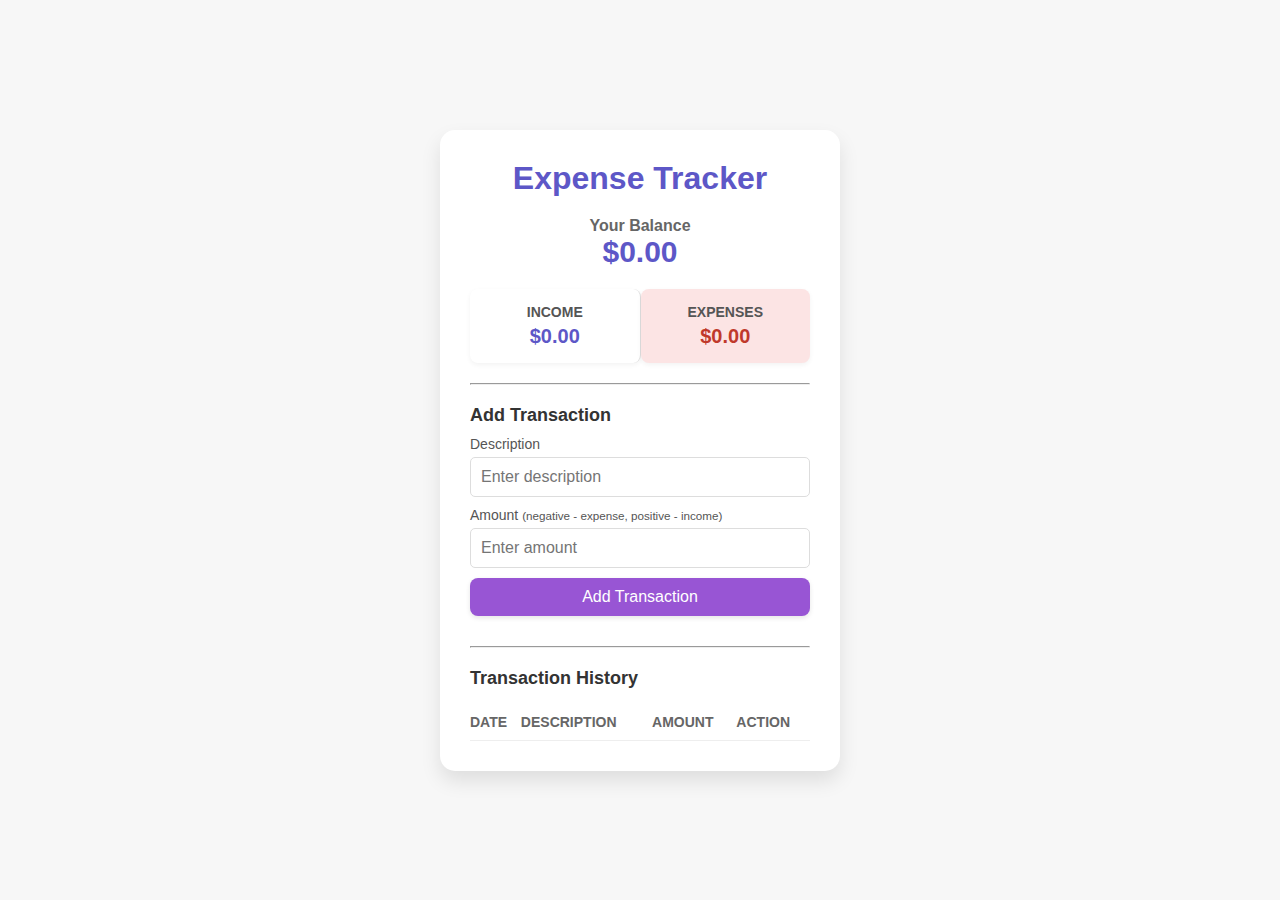
<file: AI ka Expense Tracker/index.html>
<!DOCTYPE html>
<html lang="en">
<head>
    <meta charset="UTF-8">
    <meta name="viewport" content="width=device-width, initial-scale=1.0">
    <title>Expense Tracker Dashboard</title>
    <link rel="stylesheet" href="dashboard.css">
</head>
<body>
    <div class="container">
        <div class="card">
            <h1 class="app-title">Expense Tracker</h1>
            
            <h3 class="balance-title">Your Balance</h3>
            <p id="balance" class="balance-amount">$350.00</p>
            
            <div class="inc-exp-container">
                <div class="inc-card">
                    <h4>Income</h4>
                    <p id="income">$1000.00</p>
                </div>
                <div class="exp-card">
                    <h4>Expenses</h4>
                    <p id="expenses">$650.00</p>
                </div>
            </div>

            <hr>

            <h3 class="section-title">Add Transaction</h3>
            <form id="form">
                <div class="form-control">
                    <label for="description">Description</label>
                    <input type="text" id="description" placeholder="Enter description" />
                </div>
                <div class="form-control">
                    <label for="amount">Amount <small>(negative - expense, positive - income)</small></label>
                    <input type="number" id="amount" placeholder="Enter amount" />
                </div>
                <button type="submit" id="add-transaction-btn" class="btn">Add Transaction</button>
            </form>

            <hr>

            <h3 class="section-title">Transaction History</h3>
            <div class="transaction-table-container">
                <table id="history-table">
                    <thead>
                        <tr>
                            <th>Date</th>
                            <th>Description</th>
                            <th>Amount</th>
                            <th>Action</th>
                        </tr>
                    </thead>
                    <tbody id="transaction-list">
                        <tr class="income">
                            <td>2025-01-17</td>
                            <td>Salary</td>
                            <td>$1000.00</td>
                            <td><button class="delete-btn">X</button></td>
                        </tr>
                        <tr class="expense">
                            <td>2025-01-17</td>
                            <td>Grocery</td>
                            <td>$ -150.00</td>
                            <td><button class="delete-btn">X</button></td>
                        </tr>
                        <tr class="expense">
                            <td>2025-01-17</td>
                            <td>Rent</td>
                            <td>$ -500.00</td>
                            <td><button class="delete-btn">X</button></td>
                        </tr>
                    </tbody>
                </table>
            </div>

        </div>
    </div>
    <script src="dashboard.js"></script>
</body>
</html>
</file>
<file: AI ka Expense Tracker/dashboard.css>
/* Base Styling */
* {
    box-sizing: border-box;
    margin: 0;
    padding: 0;
}

body {
    background-color: #f7f7f7; /* Light background */
    font-family: 'Arial', sans-serif;
    display: flex;
    flex-direction: column;
    align-items: center;
    justify-content: center;
    min-height: 100vh;
}

.card {
    background-color: #fff;
    padding: 30px;
    border-radius: 15px;
    box-shadow: 0 10px 20px rgba(0, 0, 0, 0.1);
    width: 400px;
    max-width: 100%;
}

/* Header and Balance */
.app-title {
    text-align: center;
    color: #5d57c7; /* Matching the purple theme */
    margin-bottom: 5px;
}

.balance-title {
    text-align: center;
    font-size: 16px;
    color: #666;
    margin-top: 20px;
}

.balance-amount {
    text-align: center;
    font-size: 30px;
    margin-bottom: 20px;
    color: #5d57c7;
    font-weight: bold;
}

/* Income/Expense Summary Cards */
.inc-exp-container {
    display: flex;
    justify-content: space-between;
    margin: 20px 0;
    text-align: center;
}

.inc-card, .exp-card {
    flex: 1;
    padding: 15px 0;
    border-radius: 8px;
    box-shadow: 0 2px 5px rgba(0, 0, 0, 0.05);
}

.inc-card {
    background-color: #fff;
    border-right: 1px solid #ddd;
}

.exp-card {
    background-color: #fce4e4; /* Light pink background for expenses */
}

.inc-card h4, .exp-card h4 {
    margin-bottom: 5px;
    text-transform: uppercase;
    font-size: 14px;
    color: #555;
}

.inc-card p {
    color: #5d57c7; /* Income purple */
    font-weight: bold;
    font-size: 20px;
}

.exp-card p {
    color: #c0392b; /* Expense red */
    font-weight: bold;
    font-size: 20px;
}

/* Add Transaction Form */
.section-title {
    margin: 20px 0 10px;
    font-size: 18px;
    color: #333;
}

.form-control {
    margin: 10px 0;
}

.form-control label {
    display: block;
    margin-bottom: 5px;
    font-size: 14px;
    color: #555;
}

.form-control input[type="text"],
.form-control input[type="number"] {
    border: 1px solid #ddd;
    border-radius: 5px;
    font-size: 16px;
    padding: 10px;
    display: block;
    width: 100%;
}

.btn {
    cursor: pointer;
    background-color: #9855d4; /* Purple button */
    box-shadow: 0 2px 5px rgba(0, 0, 0, 0.1);
    color: #fff;
    border: 0;
    display: block;
    font-size: 16px;
    margin: 10px 0 30px;
    padding: 10px;
    width: 100%;
    border-radius: 8px;
    transition: background-color 0.3s;
}

.btn:hover {
    background-color: #5d57c7;
}

/* Transaction History Table */
.transaction-table-container {
    margin-top: 15px;
}

#history-table {
    width: 100%;
    border-collapse: collapse;
    text-align: left;
    font-size: 14px;
}

#history-table th, #history-table td {
    padding: 10px 0;
    border-bottom: 1px solid #eee;
}

#history-table thead th {
    font-weight: bold;
    color: #666;
    text-transform: uppercase;
}

/* Transaction Row Styling */
.transaction-list .income {
    border-left: 5px solid #5d57c7; /* Income purple bar */
}

.transaction-list .expense {
    border-left: 5px solid #c0392b; /* Expense red bar */
}

.delete-btn {
    cursor: pointer;
    background-color: #e74c3c;
    color: #fff;
    border: 0;
    font-size: 12px;
    line-height: 1;
    padding: 5px 8px;
    border-radius: 4px;
    opacity: 0.8;
    transition: opacity 0.3s;
}

.delete-btn:hover {
    opacity: 1;
}
</file>
